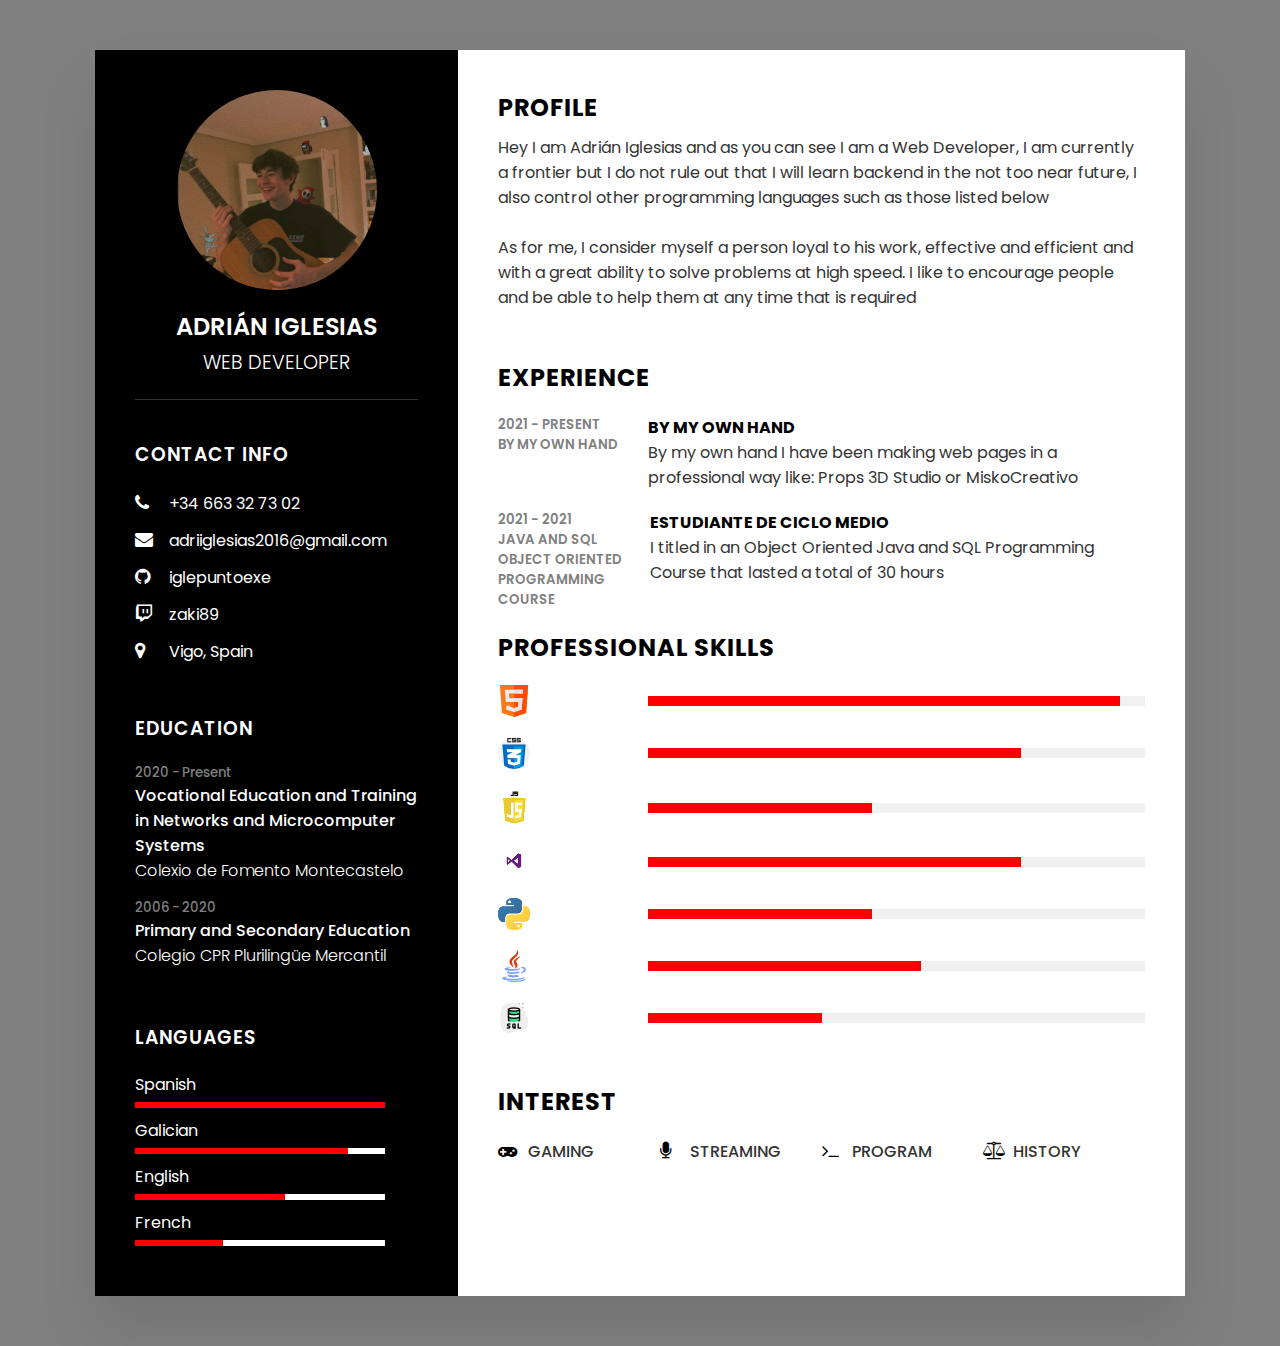
<file: portfolio.html>
<!DOCTYPE html>
<html lang="en">
<head>
    <meta charset="UTF-8">
    <meta http-equiv="X-UA-Compatible" content="IE=edge">
    <meta name="viewport" content="width=device-width, initial-scale=1.0">
    <link rel="stylesheet" href="https://cdnjs.cloudflare.com/ajax/libs/font-awesome/4.7.0/css/font-awesome.css" 
    integrity="sha512-5A8nwdMOWrSz20fDsjczgUidUBR8liPYU+WymTZP1lmY9G6Oc7HlZv156XqnsgNUzTyMefFTcsFH/tnJE/+xBg==" crossorigin="anonymous" 
    referrerpolicy="no-referrer"/>
    <meta name="keywords" content="Portfolio, CV, Curriculum, Program, Personal Portfolio">
    <meta name="description" content="Here is my Curriculum which has a great variety of experiences and specialties 
    that I have managed to acquire over time">
    <meta name="authot" content="Adrián Iglesias Fernández">
    <meta name="copyright" content="Adrián Iglesias Fernandez">
    <meta name="robots" content="index">
    <link rel="stylesheet" href="style2.css">
    <link rel="shortcut icon" href="img/coding.png">
    <title>Personal Portfolio</title>
</head>
<body>
    <div class="container">
        <div class="left_Size">
            <div class="profileText">
                <div class="imgBox2">
                    <img src="img/iglecara.jpg" alt="">
                </div>
                <h2>Adrián Iglesias<br><span>Web Developer</span></h2>
            </div>
            <div class="contactInfo">
                <h3 class="title">Contact Info</h3>
                <ul>
                    <li>
                        <span class="icon"><i class="fa fa-phone" aria-hidden="true"></i></span>
                        <span class="text">+34 663 32 73 02</span>
                    </li>
                    <li>
                        <span class="icon"><i class="fa fa-envelope" aria-hidden="true"></i></span>
                        <span class="text">adriiglesias2016@gmail.com</span>
                    </li>
                    <li>
                        <span class="icon"><i class="fa fa-github" aria-hidden="true"></i></span>
                        <span class="text">iglepuntoexe</span>
                    </li>
                    <li>
                        <span class="icon"><i class="fa fa-twitch" aria-hidden="true"></i></span>
                        <span class="text">zaki89</span>
                    </li>
                    <li>
                        <span class="icon"><i class="fa fa-map-marker" aria-hidden="true"></i></span>
                        <span class="text">Vigo, Spain</span>
                    </li>
                </ul>
            </div>

            <div class="contactInfo education">
                <h3 class="title">Education</h3>
                <ul>
                    <li>
                        <h5>2020 - Present</h5>
                        <h4>Vocational Education and Training in Networks and Microcomputer Systems</h4>
                        <h4>Colexio de Fomento Montecastelo</h4>
                    </li>
                    <li>
                        <h5>2006 - 2020</h5>
                        <h4>Primary and Secondary Education</h4>
                        <h4>Colegio CPR Plurilingüe Mercantil</h4>
                    </li>
                </ul>
            </div>
            <div class="contactInfo languages">
                <h3 class="title">Languages</h3>
                <ul>
                    <li>
                        <span class="text">Spanish</span>
                        <span class="percent">
                            <div style="width: 100%;"></div>
                        </span>
                    </li>
                    <li>
                        <span class="text">Galician</span>
                        <span class="percent">
                            <div style="width: 85%;"></div>
                        </span>
                    </li>
                    <li>
                        <span class="text">English</span>
                        <span class="percent">
                            <div style="width: 60%;"></div>
                        </span>
                    </li>
                    <li>
                        <span class="text">French</span>
                        <span class="percent">
                            <div style="width: 35%;"></div>
                        </span>
                    </li>
                </ul>
            </div>
        </div>
        <div class="right_Size">
            <div class="aboutme">
                <h2 class="title2">Profile</h2>
                <p>    
                    Hey I am Adrián Iglesias and as you can see I am a Web Developer, I am currently a frontier but I do not rule out that 
                    I will learn backend in the not too near future, I also control other 
                    programming languages ​​such as those listed below<br><br>As for me, I consider myself a person loyal to his work, effective and efficient and with a 
                    great ability to solve problems at high speed. I like to encourage people and be able to help them at any time that is required
                </p>
            </div>
            <div class="aboutme">
                <h2 class="title2">Experience</h2>

                <div class="box">
                    <div class="year_company">
                        <h5>2021 - Present</h5>
                        <h5>By my Own Hand</h5>
                    </div>
                    <div class="text">
                        <h4>By My Own Hand</h4>
                        <p>By my own hand I have been making web pages in a professional way like: Props 3D Studio or MiskoCreativo</p>
                    </div>
                </div>

                <div class="box">
                    <div class="year_company">
                        <h5>2021 - 2021</h5>
                        <h5>Java and SQL Object Oriented <br> Programming Course</h5>
                    </div>
                    <div class="text">
                        <h4>Estudiante de Ciclo Medio</h4>
                        <p>I titled in an Object Oriented Java and SQL Programming Course that lasted a total of 30 hours</p>
                    </div>
                </div>

                <div class="about skills">
                    <h2 class="title2">Professional Skills</h2>
                    <div class="box">
                        <img src="img/html.png">
                        <div class="percent">
                            <div style="width: 95%;"></div>
                        </div>
                    </div>
                    <div class="box">
                        <img src="img/css.png">
                        <div class="percent">
                            <div style="width: 75%;"></div>
                        </div>
                    </div>
                    <div class="box">
                        <img src="img/Java-Script.png">
                        <div class="percent">
                            <div style="width: 45%;"></div>
                        </div>
                    </div>
                    <div class="box">
                        <img src="img/Visual-Basic.png">
                        <div class="percent">
                            <div style="width: 75%;"></div>
                        </div>
                    </div>
                    <div class="box">
                        <img src="img/python.png">
                        <div class="percent">
                            <div style="width: 45%;"></div>
                        </div>
                    </div>
                    <div class="box">
                        <img src="img/java.png">
                        <div class="percent">
                            <div style="width: 55%;"></div>
                        </div>
                    </div>
                    <div class="box">
                        <img src="img/sql-server.png">
                            <div class="percent">
                                <div style="width: 35%;"></div>
                            </div>
                        </div>
                    </div>
                </div>
                <div class="about interest">
                    <h2 class="title2">Interest</h2>
                    <ul>
                        <li><i class="fa fa-gamepad" aria-hidden="true"></i>GAMING</li>
                        <li><i class="fa fa-microphone" aria-hidden="true"></i>STREAMING</li>
                        <li><i class="fa fa-terminal" aria-hidden="true"></i>PROGRAM</li>
                        <li><i class="fa fa-balance-scale" aria-hidden="true"></i>HISTORY</li>
                    </ul>
                </div>
            </div>
        </div>
    </div>
</body>
</html>
</file>
<file: style2.css>
@import url('https://fonts.googleapis.com/css?family=Poppins:200,300,400,500,600,700,800,900&display=swap');

*{
    margin: 0;
    padding: 0;
    box-sizing: border-box;
    font-family: 'Poppins', sans-serif;
}

body{
    background: gray;
    display: flex;
    justify-content: center;
    align-items: center;
    min-height: 100vh;
}

body::-webkit-scrollbar{
    width: 7px;
}

body::-webkit-scrollbar-thumb{
    background: black;
    border-radius: 5px;
}

.container{
    position: relative;
    width: 100%;
    max-width: 1090px;
    min-height: 1000px;
    background: #fff;
    margin: 50px;
    display: grid;
    grid-template-columns: 1fr 2fr;
    box-shadow: 0 35px 55px rgba(0, 0,0, 0.1 );
}

.container .left_Size{
    position: relative;
    background: black;
    padding: 40px;
    color: white;
}

.profileText{
    position: relative;
    display: flex;
    flex-direction: column;
    align-items: center;
    padding-bottom: 20px;
    border-bottom: 1px solid rgba(255,255,255,0.2);
}

.profileText .imgBox2{
    position: relative;
    width: 200px;
    height: 200px;
    border-radius: 50%;
    overflow: hidden;
}

.profileText .imgBox2 img{
    position: relative;
    top: 0;
    left: 0;
    width: 100%;
    height: 100%;
    object-fit: cover;
}

.profileText h2{
    color: white;
    font-size: 1.5em;
    margin-top: 20px;
    text-transform: uppercase;
    text-align: center;
    font-weight: 600;
    line-height: 1.4em;
}

.profileText h2 span{
    font-size: 0.8em;
    font-weight: 300;
}

.contactInfo{
    padding-top: 40px;
}

.title{
    color: white;
    text-transform: uppercase;
    font-weight: 600;
    letter-spacing: 1px;
    margin-bottom: 20px;
}

.contactInfo ul{
    position: relative;
}

.contactInfo ul li{
    position: relative;
    list-style: none;
    margin: 10px 0;
    cursor: pointer;
}

.contactInfo ul li .icon{
    display: inline-block;
    width: 30px;
    font-size: 18px;
    color: white;
}

.contactInfo.education li{
    margin-bottom: 15px;
}

.contactInfo.education li h5{
    color: gray;
    font-weight: 500;
}

.contactInfo.education li h4:nth-child(2){
    color: white;
    font-weight: 500;
}

.contactInfo.education li h4{
    color: white;
    font-weight: 300;
}

.contactInfo.languages .percent{
    position: relative;
    width: 250px;
    height: 6px;
    background: white;
    display: block;
    margin-top: 5px;
}

.contactInfo.languages .percent div{
    position: absolute;
    top: 0;
    left: 0;
    height: 100%;
    background: red;
}

.container .right_Size{
    position: relative;
    background: #fff;
    padding: 40px;
}

.aboutme{
    margin-bottom: 50px;
}

.aboutme:last-child{
    margin-bottom: 0;
}

.title2{
    color: black;
    text-transform: uppercase;
    letter-spacing: 1px;
    margin-bottom: 10px;
}

p{
    color: #333;
}

.aboutme .box{
    display: flex;
    flex-direction: row;
    margin: 20px 0;
}

.aboutme .box .year_company{
    min-width: 150px;
}

.aboutme .box .year_company h5{
    text-transform: uppercase;
    color: gray;
    font-weight: 600;
}

.aboutme .box .text h4{
    text-transform: uppercase;
    color: black;
    font-size: 16px
}

.skills .box{
    position: relative;
    width: 100%;
    display: grid;
    grid-template-columns: 150px 1fr;
    justify-content: center;
    align-items: center;
}

.skills .box .percent{
    position: relative;
    width: 100%;
    height: 10px;
    background: #f0f0f0;
}

.skills .box .percent div{
    position: absolute;
    top: 0;
    left: 0;
    height: 100%;
    background: red;
}

.interest ul{
    display: grid;
    grid-template-columns: repeat(4,1fr);
}

.interest ul li{
    list-style: none;
    color: #333;
    font-weight: 500;
    margin: 10px 0;
}

.interest ul li .fa{
    color: black;
    font-size: 18px;
    width: 30px;
}

@media (max-width: 1000px){
    .container{
        margin: 10px;
        grid-template-columns: repeat(1,1fr);
    }

    .interest ul{
        grid-template-columns: repeat(2,1fr);
    }
}

@media (max-width: 600px){
    .aboutme .box{
        flex-direction: column;
    }   

    .aboutme .box .year_company{
        margin-bottom: 5px;
    } 

    .interest ul{
        grid-template-columns: repeat(1,1fr);
    }

    .skills .box{
        grid-template-columns: repeat(2,1fr);
    }
}
</file>
